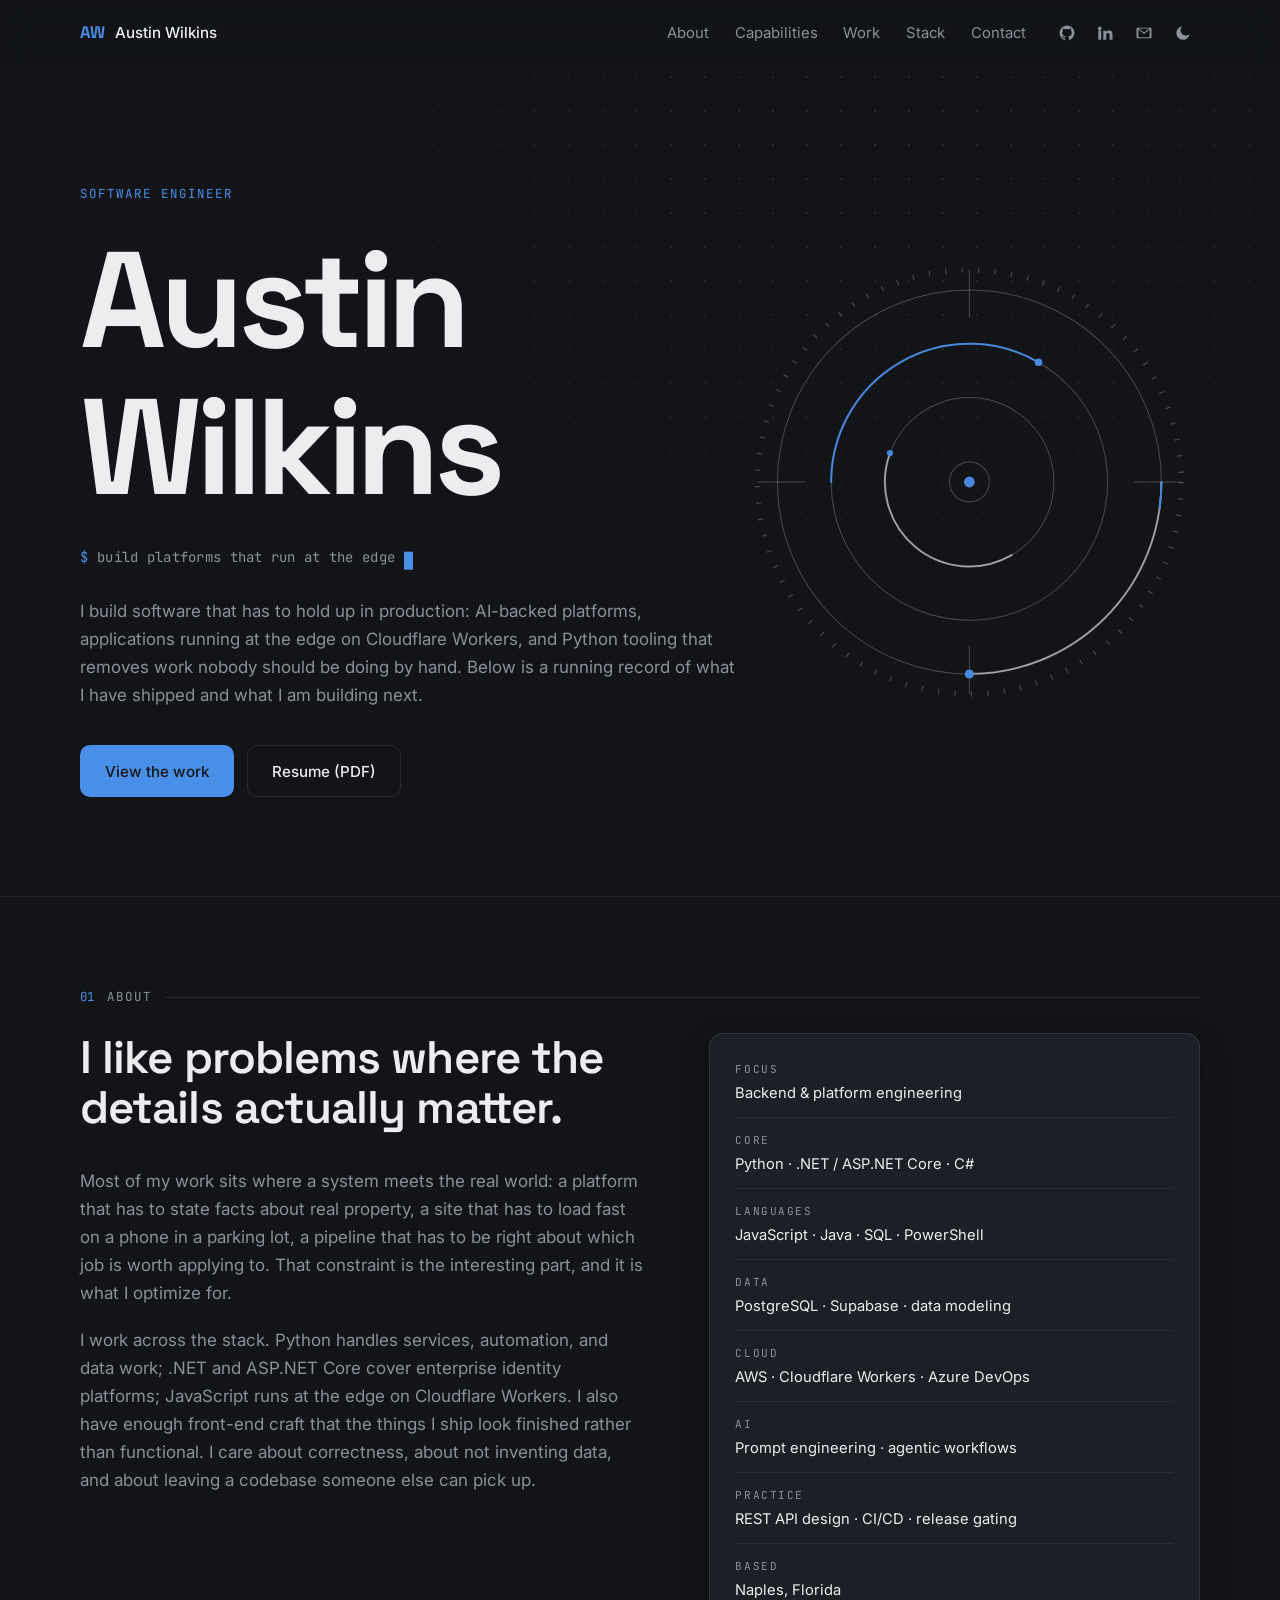
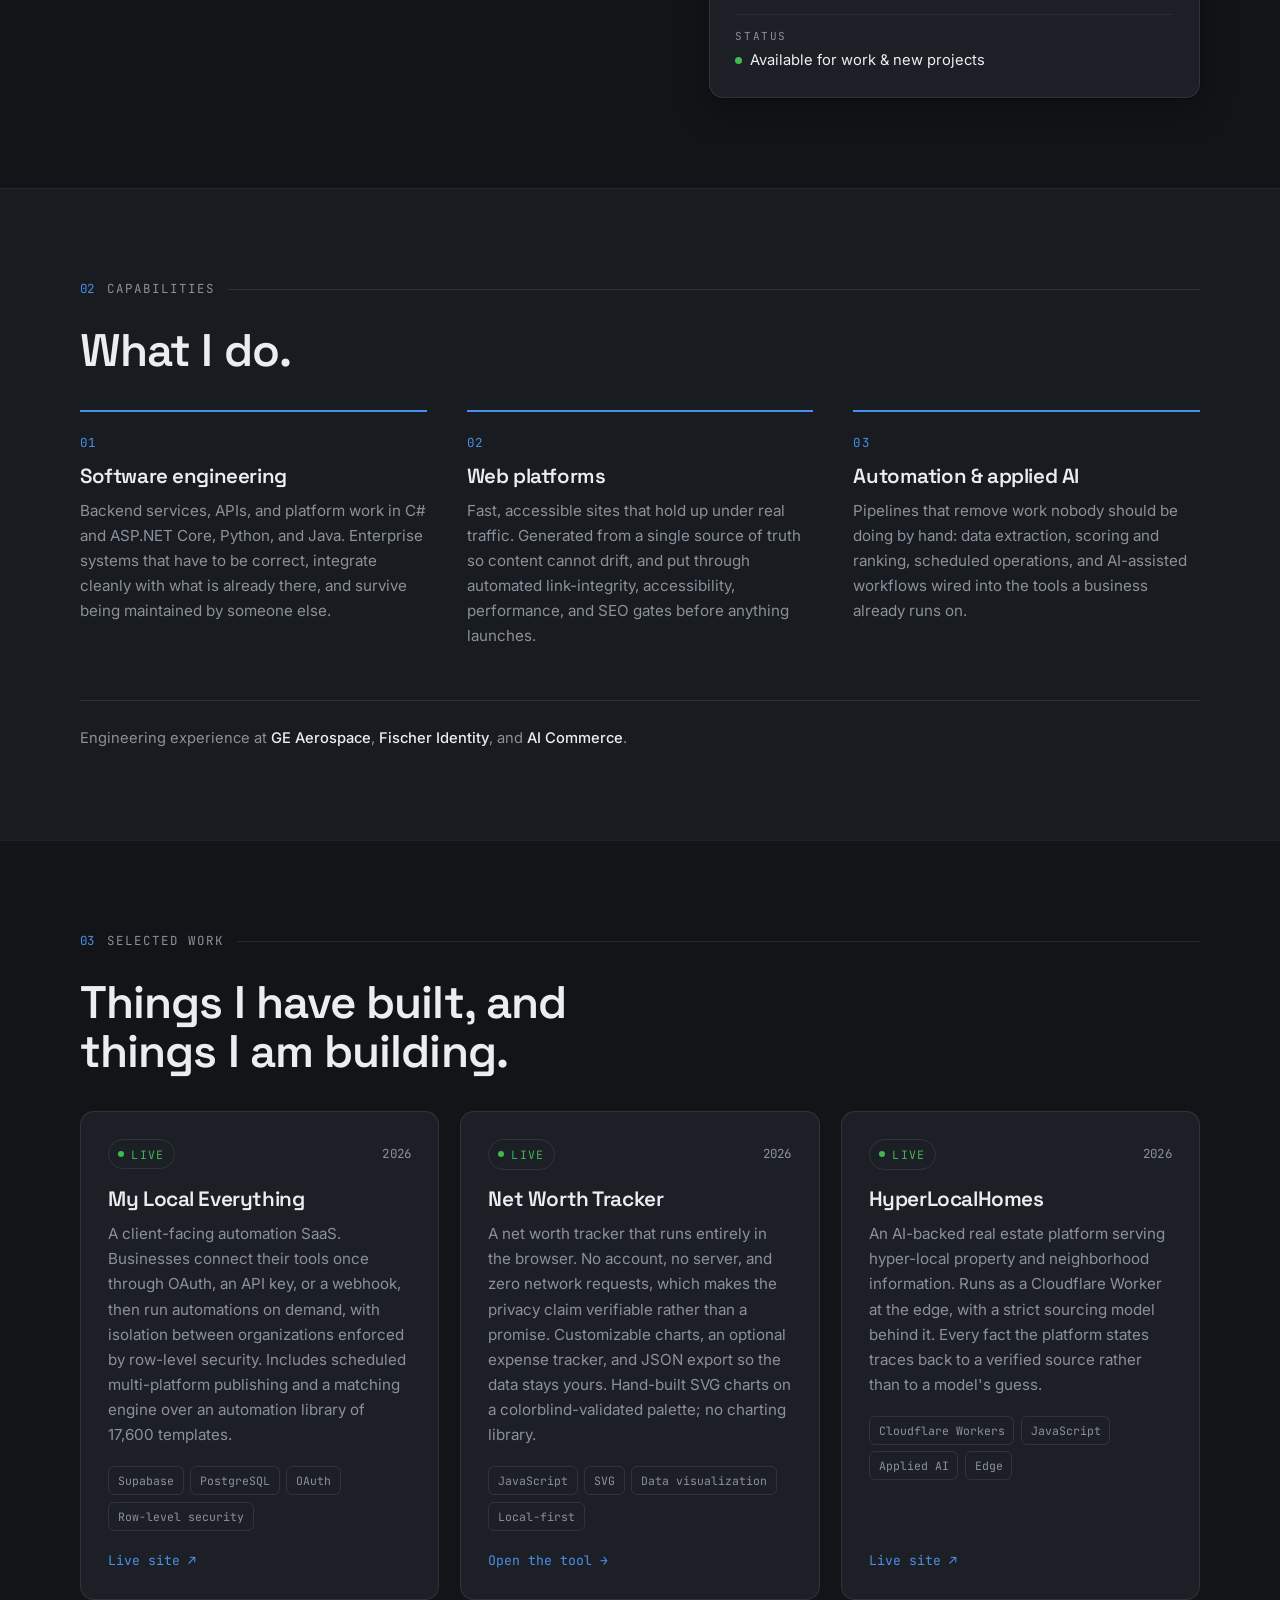
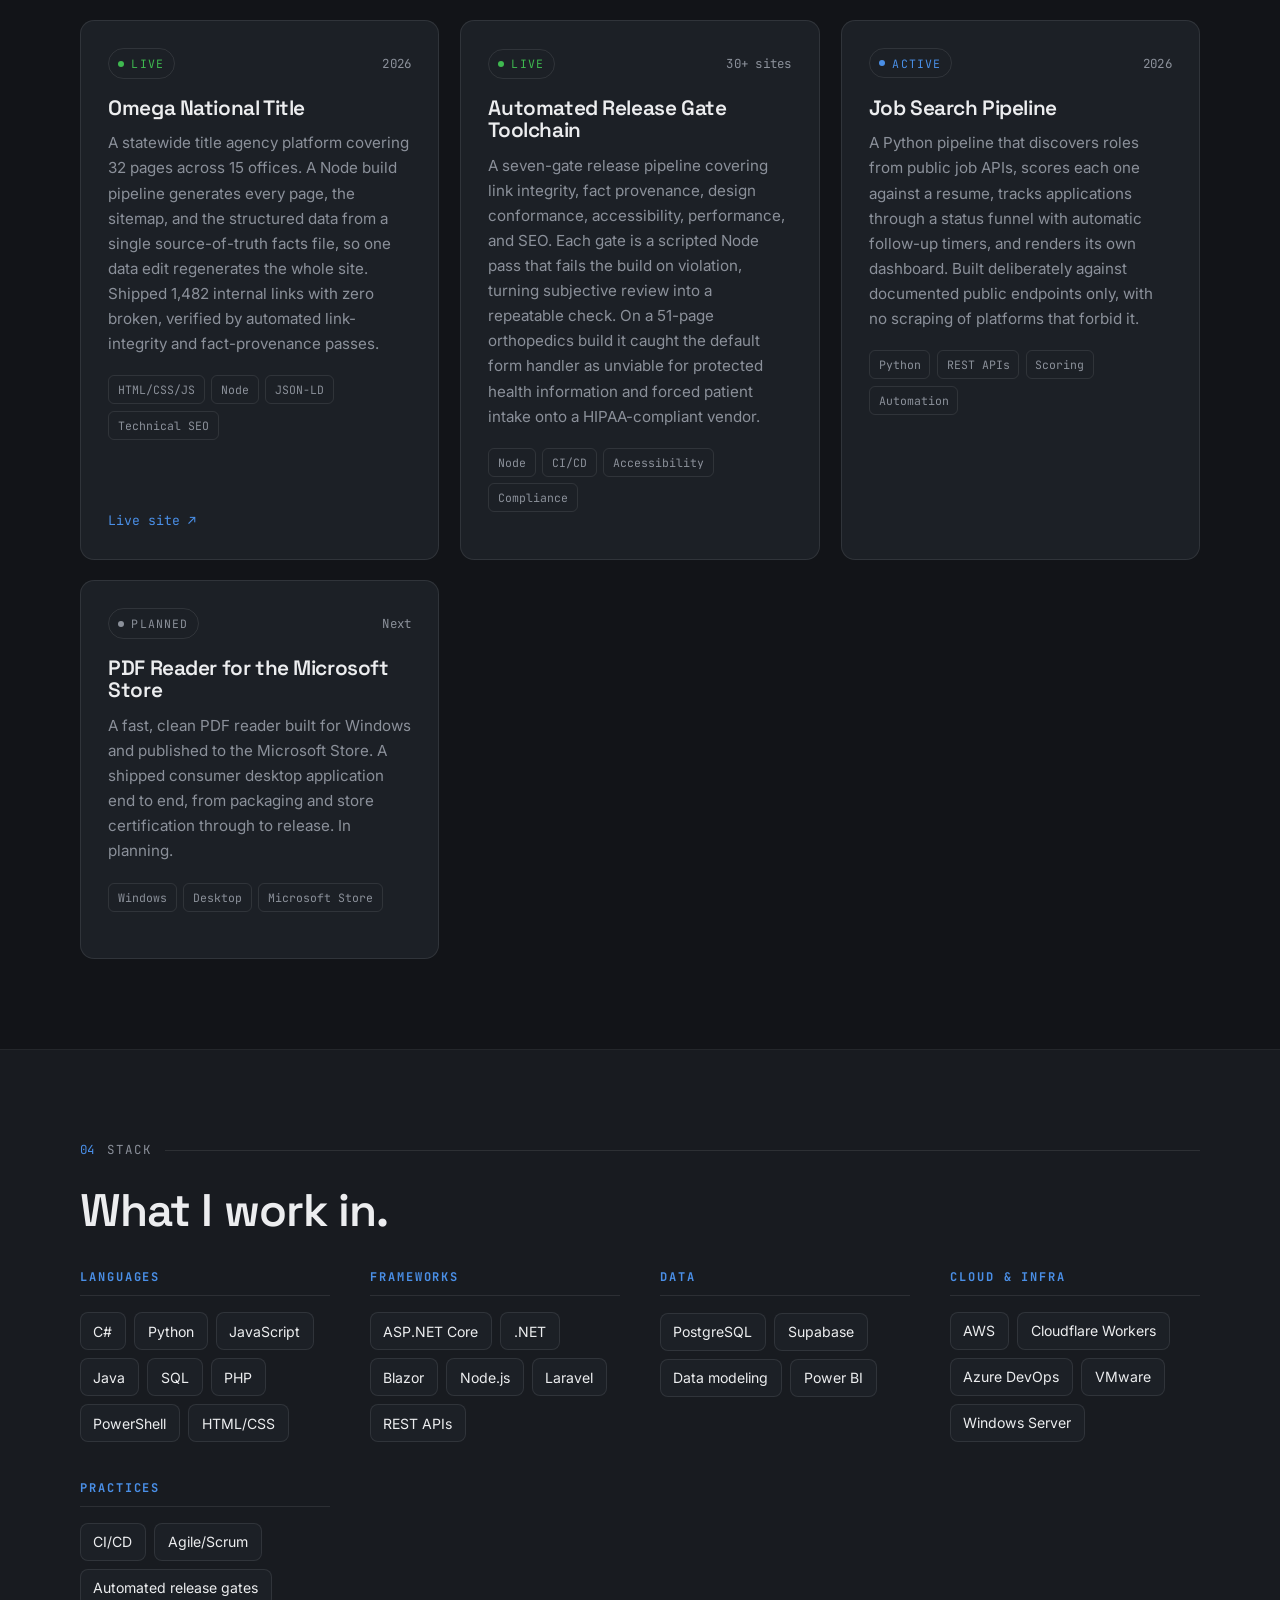
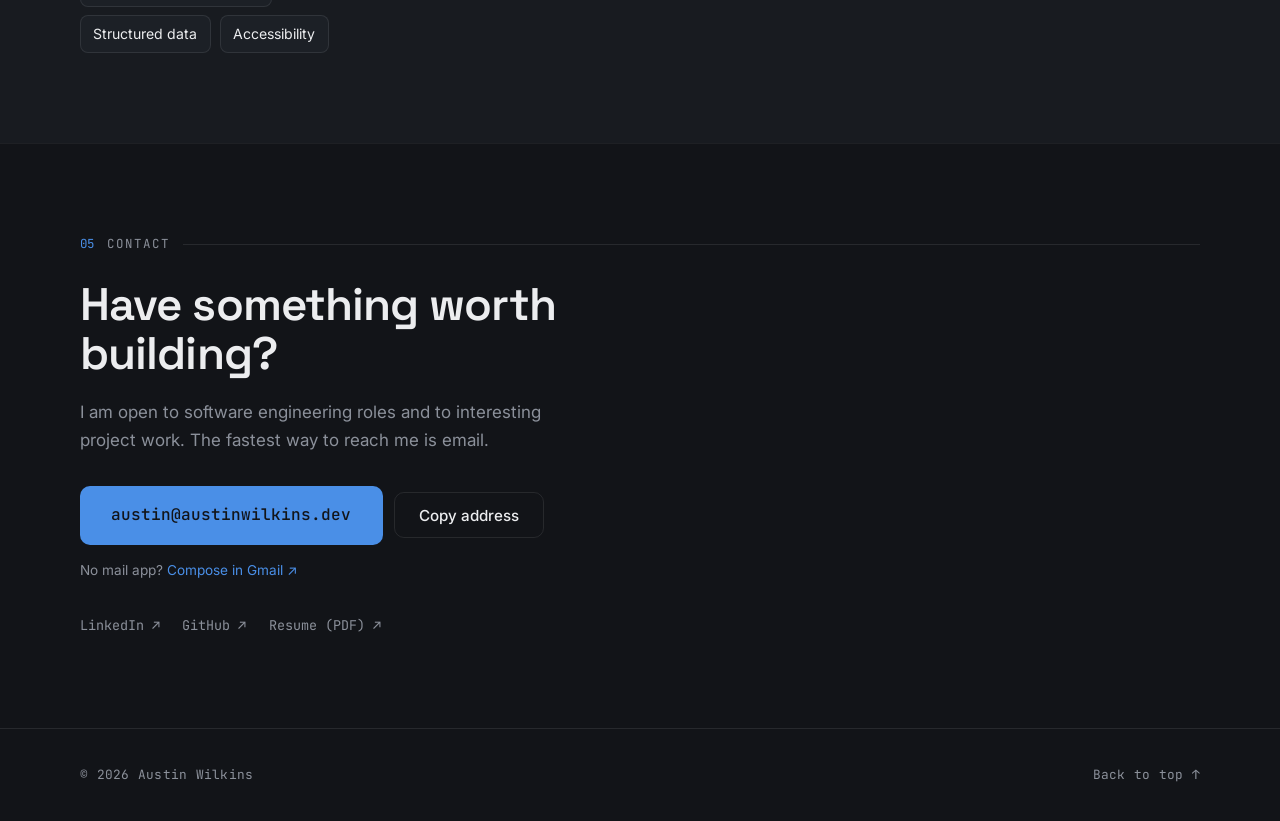
<file: index.html>
<!doctype html>
<html lang="en" data-theme="dark">
<head>
<meta charset="utf-8">
<meta name="viewport" content="width=device-width, initial-scale=1">

<title>Austin Wilkins | Software Engineer</title>
<meta name="description" content="Austin Wilkins is a software engineer building AI-backed platforms, edge applications on Cloudflare Workers, and automation tooling in Python. Selected projects and technical background.">
<link rel="canonical" href="https://austinwilkins.dev/">

<meta property="og:type" content="website">
<meta property="og:url" content="https://austinwilkins.dev/">
<meta property="og:title" content="Austin Wilkins | Software Engineer">
<meta property="og:description" content="Software engineer building AI-backed platforms, edge applications, and automation tooling. Selected projects and technical background.">
<meta property="og:image" content="https://austinwilkins.dev/assets/img/og-card.png">
<meta name="twitter:card" content="summary_large_image">
<meta name="twitter:title" content="Austin Wilkins | Software Engineer">
<meta name="twitter:description" content="Software engineer building AI-backed platforms, edge applications, and automation tooling.">
<meta name="twitter:image" content="https://austinwilkins.dev/assets/img/og-card.png">

<link rel="icon" href="/favicon.svg" type="image/svg+xml">
<meta name="theme-color" content="#121418">

<link rel="preconnect" href="https://fonts.googleapis.com">
<link rel="preconnect" href="https://fonts.gstatic.com" crossorigin>
<link href="https://fonts.googleapis.com/css2?family=Space+Grotesk:wght@500;600;700&family=Inter:wght@400;500&family=JetBrains+Mono:wght@400;500&display=swap" rel="stylesheet">

<link rel="stylesheet" href="assets/css/styles.css">

<!-- set the theme before first paint so there is no flash of the wrong one -->
<script>
(function(){var d=document.documentElement;
/* reveals are opt-in: if this script never runs, all content stays visible */
d.classList.add('js');
try{var t=localStorage.getItem('theme');if(t)d.setAttribute('data-theme',t);}catch(e){}})();
</script>

<script type="application/ld+json">
{
  "@context": "https://schema.org",
  "@graph": [
    {
      "@type": "Person",
      "@id": "https://austinwilkins.dev/#austin",
      "name": "Austin Wilkins",
      "url": "https://austinwilkins.dev/",
      "jobTitle": "Software Engineer",
      "email": "mailto:austin@austinwilkins.dev",
      "sameAs": [
        "https://www.linkedin.com/in/austin-r-wilkins/",
        "https://github.com/A-Wilkins"
      ],
      "knowsAbout": [
        "Software Engineering",
        "Python",
        ".NET",
        "ASP.NET Core",
        "C#",
        "Java",
        "JavaScript",
        "Cloudflare Workers",
        "Edge Computing",
        "PostgreSQL",
        "CI/CD",
        "Automation",
        "Applied AI"
      ],
      "alumniOf": {
        "@type": "CollegeOrUniversity",
        "name": "University of Mississippi"
      },
      "worksFor": {
        "@type": "Organization",
        "name": "AI Commerce"
      },
      "address": {
        "@type": "PostalAddress",
        "addressLocality": "Naples",
        "addressRegion": "FL",
        "addressCountry": "US"
      }
    },
    {
      "@type": "WebSite",
      "@id": "https://austinwilkins.dev/#website",
      "url": "https://austinwilkins.dev/",
      "name": "Austin Wilkins",
      "description": "Portfolio and selected projects of Austin Wilkins, software engineer.",
      "publisher": { "@id": "https://austinwilkins.dev/#austin" }
    },
    {
      "@type": "ProfilePage",
      "@id": "https://austinwilkins.dev/#page",
      "url": "https://austinwilkins.dev/",
      "name": "Austin Wilkins | Software Engineer",
      "isPartOf": { "@id": "https://austinwilkins.dev/#website" },
      "about": { "@id": "https://austinwilkins.dev/#austin" }
    }
  ]
}
</script>
</head>

<body>
<a class="skip-link" href="#main">Skip to content</a>

<header class="nav" id="nav">
  <div class="nav__inner wrap">
    <a class="wordmark" href="#top" aria-label="Austin Wilkins, back to top">
      <span class="wordmark__mark">AW</span>
      <span class="wordmark__name">Austin Wilkins</span>
    </a>

    <nav class="nav__links" aria-label="Primary">
      <a href="#about">About</a>
      <a href="#capabilities">Capabilities</a>
      <a href="#work">Work</a>
      <a href="#stack">Stack</a>
      <a href="#contact">Contact</a>
    </nav>

    <div class="nav__actions">
      <a class="iconbtn" href="https://github.com/A-Wilkins" target="_blank" rel="noopener" aria-label="GitHub profile">
        <svg viewBox="0 0 24 24" aria-hidden="true"><path d="M12 2a10 10 0 0 0-3.16 19.49c.5.09.68-.22.68-.48v-1.7c-2.78.6-3.37-1.34-3.37-1.34-.45-1.16-1.1-1.47-1.1-1.47-.91-.62.07-.6.07-.6 1 .07 1.53 1.03 1.53 1.03.9 1.53 2.34 1.09 2.91.83.09-.65.35-1.09.63-1.34-2.22-.25-4.55-1.11-4.55-4.94 0-1.09.39-1.98 1.03-2.68-.1-.25-.45-1.27.1-2.65 0 0 .84-.27 2.75 1.02a9.5 9.5 0 0 1 5 0c1.91-1.29 2.75-1.02 2.75-1.02.55 1.38.2 2.4.1 2.65.64.7 1.03 1.59 1.03 2.68 0 3.84-2.34 4.68-4.57 4.93.36.31.68.92.68 1.85v2.74c0 .27.18.58.69.48A10 10 0 0 0 12 2Z"/></svg>
      </a>
      <a class="iconbtn" href="https://www.linkedin.com/in/austin-r-wilkins/" target="_blank" rel="noopener" aria-label="LinkedIn profile">
        <svg viewBox="0 0 24 24" aria-hidden="true"><path d="M4.98 3.5A2.5 2.5 0 1 0 5 8.5a2.5 2.5 0 0 0-.02-5ZM3 9h4v12H3V9Zm7 0h3.8v1.64h.05A4.17 4.17 0 0 1 17.6 8.7c3.7 0 4.4 2.36 4.4 5.44V21h-4v-5.9c0-1.4-.03-3.22-2-3.22-2 0-2.3 1.53-2.3 3.11V21h-4V9Z"/></svg>
      </a>
      <a class="iconbtn" href="mailto:austin@austinwilkins.dev" aria-label="Email Austin">
        <svg viewBox="0 0 24 24" aria-hidden="true"><path d="M3 5h18a1 1 0 0 1 1 1v12a1 1 0 0 1-1 1H3a1 1 0 0 1-1-1V6a1 1 0 0 1 1-1Zm9 8.2L4.5 7.3v10.2h15V7.3L12 13.2Zm0-1.9 7.2-5.3H4.8L12 11.3Z"/></svg>
      </a>
      <button class="iconbtn iconbtn--toggle" id="theme-toggle" type="button" aria-label="Switch to light theme">
        <svg class="icon-moon" viewBox="0 0 24 24" aria-hidden="true"><path d="M21 13.2A9 9 0 1 1 10.8 3a7 7 0 0 0 10.2 10.2Z"/></svg>
        <svg class="icon-sun" viewBox="0 0 24 24" aria-hidden="true"><path d="M12 17a5 5 0 1 1 0-10 5 5 0 0 1 0 10Zm0-13.5a1 1 0 0 1 1 1V6a1 1 0 1 1-2 0V4.5a1 1 0 0 1 1-1Zm0 15a1 1 0 0 1 1 1V21a1 1 0 1 1-2 0v-1.5a1 1 0 0 1 1-1ZM3.5 12a1 1 0 0 1 1-1H6a1 1 0 1 1 0 2H4.5a1 1 0 0 1-1-1Zm15 0a1 1 0 0 1 1-1H21a1 1 0 1 1 0 2h-1.5a1 1 0 0 1-1-1ZM5.6 5.6a1 1 0 0 1 1.4 0l1.1 1.1a1 1 0 0 1-1.4 1.4L5.6 7a1 1 0 0 1 0-1.4Zm10.3 10.3a1 1 0 0 1 1.4 0l1.1 1.1a1 1 0 0 1-1.4 1.4l-1.1-1.1a1 1 0 0 1 0-1.4Zm2.5-10.3a1 1 0 0 1 0 1.4L17.3 8.1a1 1 0 1 1-1.4-1.4L17 5.6a1 1 0 0 1 1.4 0ZM8.1 15.9a1 1 0 0 1 0 1.4L7 18.4A1 1 0 0 1 5.6 17l1.1-1.1a1 1 0 0 1 1.4 0Z"/></svg>
      </button>
    </div>
  </div>
</header>

<main id="main">

  <!-- ============================= HERO ============================= -->
  <section class="hero" id="top">
    <div class="hero__grid" aria-hidden="true"></div>

    <!-- Signature hero graphic: concentric orbits with a pulse travelling the outer
         ring. Pure SVG + CSS, no library. Decorative only, hidden from assistive tech. -->
    <div class="hero__art" aria-hidden="true">
      <svg viewBox="0 0 600 600" xmlns="http://www.w3.org/2000/svg">
        <circle class="art-ticks" cx="300" cy="300" r="276"/>

        <circle class="art-ring" cx="300" cy="300" r="250"/>
        <circle class="art-ring" cx="300" cy="300" r="180"/>
        <circle class="art-ring" cx="300" cy="300" r="110"/>

        <line class="art-ring" x1="300" y1="24"  x2="300" y2="86"/>
        <line class="art-ring" x1="300" y1="514" x2="300" y2="576"/>
        <line class="art-ring" x1="24"  y1="300" x2="86"  y2="300"/>
        <line class="art-ring" x1="514" y1="300" x2="576" y2="300"/>

        <g class="art-spin art-spin--slow">
          <path class="art-arc art-arc--dim" d="M 550 300 A 250 250 0 0 1 300 550"/>
          <circle class="art-node" cx="300" cy="550" r="6"/>
        </g>

        <g class="art-spin art-spin--rev">
          <path class="art-arc art-arc--accent" d="M 120 300 A 180 180 0 0 1 390 144.12"/>
          <circle class="art-node" cx="390" cy="144.12" r="5"/>
        </g>

        <g class="art-spin art-spin--fast">
          <path class="art-arc art-arc--dim" d="M 355 395.26 A 110 110 0 0 1 196.63 262.38"/>
          <circle class="art-node" cx="196.63" cy="262.38" r="4"/>
        </g>

        <circle class="art-pulse" cx="300" cy="300" r="250"/>

        <circle class="art-core-ring" cx="300" cy="300" r="26"/>
        <circle class="art-core" cx="300" cy="300" r="7"/>
      </svg>
    </div>
    <div class="wrap hero__inner">
      <p class="eyebrow reveal">Software Engineer</p>

      <h1 class="hero__title reveal">
        Austin<br>Wilkins
      </h1>

      <p class="hero__line reveal">
        <span class="mono hero__prompt">$</span>
        <span class="mono" id="typewriter" aria-live="polite"></span><span class="caret" aria-hidden="true"></span>
      </p>

      <p class="hero__blurb reveal">
        I build software that has to hold up in production: AI-backed platforms, applications
        running at the edge on Cloudflare Workers, and Python tooling that removes work nobody
        should be doing by hand. Below is a running record of what I have shipped and what I am
        building next.
      </p>

      <div class="hero__cta reveal">
        <a class="btn btn--primary" href="#work">View the work</a>
        <!-- TODO: drop your resume PDF at resume/austin-wilkins-resume.pdf -->
        <a class="btn btn--ghost" href="resume/austin-wilkins-resume.pdf">Resume (PDF)</a>
      </div>
    </div>
  </section>

  <!-- ============================= ABOUT ============================= -->
  <section class="section" id="about">
    <div class="wrap">
      <p class="section__label"><span class="mono">01</span> About</p>

      <div class="about">
        <div class="about__body reveal">
          <h2 class="section__title">I like problems where the details actually matter.</h2>
          <p>
            Most of my work sits where a system meets the real world: a platform that has to
            state facts about real property, a site that has to load fast on a phone in a parking
            lot, a pipeline that has to be right about which job is worth applying to. That
            constraint is the interesting part, and it is what I optimize for.
          </p>
          <p>
            I work across the stack. Python handles services, automation, and data work;
            .NET and ASP.NET Core cover enterprise identity platforms; JavaScript runs at the
            edge on Cloudflare Workers. I also have enough front-end craft that the things I
            ship look finished rather than functional. I care about correctness, about not inventing data, and about leaving a
            codebase someone else can pick up.
          </p>
        </div>

        <aside class="about__facts reveal">
          <dl>
            <div><dt class="mono">Focus</dt><dd>Backend &amp; platform engineering</dd></div>
            <div><dt class="mono">Core</dt><dd>Python · .NET / ASP.NET Core · C#</dd></div>
            <div><dt class="mono">Languages</dt><dd>JavaScript · Java · SQL · PowerShell</dd></div>
            <div><dt class="mono">Data</dt><dd>PostgreSQL · Supabase · data modeling</dd></div>
            <div><dt class="mono">Cloud</dt><dd>AWS · Cloudflare Workers · Azure DevOps</dd></div>
            <div><dt class="mono">AI</dt><dd>Prompt engineering · agentic workflows</dd></div>
            <div><dt class="mono">Practice</dt><dd>REST API design · CI/CD · release gating</dd></div>
            <div><dt class="mono">Based</dt><dd>Naples, Florida</dd></div>
            <div><dt class="mono">Status</dt><dd><span class="dot"></span>Available for work &amp; new projects</dd></div>
          </dl>
        </aside>
      </div>
    </div>
  </section>

  <!-- ============================= CAPABILITIES ============================= -->
  <section class="section section--alt" id="capabilities">
    <div class="wrap">
      <p class="section__label"><span class="mono">02</span> Capabilities</p>
      <h2 class="section__title reveal">What I do.</h2>

      <div class="caps">
        <article class="cap reveal">
          <p class="mono cap__num">01</p>
          <h3 class="cap__title">Software engineering</h3>
          <p class="cap__desc">
            Backend services, APIs, and platform work in C# and ASP.NET Core, Python, and Java.
            Enterprise systems that have to be correct, integrate cleanly with what is already
            there, and survive being maintained by someone else.
          </p>
        </article>

        <article class="cap reveal">
          <p class="mono cap__num">02</p>
          <h3 class="cap__title">Web platforms</h3>
          <p class="cap__desc">
            Fast, accessible sites that hold up under real traffic. Generated from a single
            source of truth so content cannot drift, and put through automated link-integrity,
            accessibility, performance, and SEO gates before anything launches.
          </p>
        </article>

        <article class="cap reveal">
          <p class="mono cap__num">03</p>
          <h3 class="cap__title">Automation &amp; applied AI</h3>
          <p class="cap__desc">
            Pipelines that remove work nobody should be doing by hand: data extraction, scoring
            and ranking, scheduled operations, and AI-assisted workflows wired into the tools a
            business already runs on.
          </p>
        </article>
      </div>

      <p class="cred reveal">
        Engineering experience at
        <strong>GE Aerospace</strong>, <strong>Fischer Identity</strong>, and
        <strong>AI Commerce</strong>.
      </p>
    </div>
  </section>

  <!-- ============================= WORK ============================= -->
  <section class="section" id="work">
    <div class="wrap">
      <p class="section__label"><span class="mono">03</span> Selected work</p>
      <h2 class="section__title reveal">Things I have built, and things I am building.</h2>

      <!--
        ADDING A PROJECT
        ----------------
        Copy one <article class="card"> block below and edit it. Nothing else to update.
        status values: is-live | is-progress | is-planned
        Delete the <a class="card__link"> lines for any link you do not have yet.
      -->
      <div class="cards">

        <article class="card reveal">
          <header class="card__head">
            <span class="status is-live"><span class="status__dot"></span>Live</span>
            <span class="mono card__year">2026</span>
          </header>
          <h3 class="card__title">My Local Everything</h3>
          <p class="card__desc">
            A client-facing automation SaaS. Businesses connect their tools once through OAuth,
            an API key, or a webhook, then run automations on demand, with isolation between
            organizations enforced by row-level security. Includes scheduled multi-platform
            publishing and a matching engine over an automation library of 17,600 templates.
          </p>
          <ul class="tags">
            <li>Supabase</li><li>PostgreSQL</li><li>OAuth</li><li>Row-level security</li>
          </ul>
          <div class="card__links">
            <a class="card__link" href="https://mylocaleverything.com" target="_blank" rel="noopener"
               aria-label="My Local Everything, live site (opens in a new tab)">Live site ↗</a>
          </div>
        </article>

        <article class="card reveal">
          <header class="card__head">
            <span class="status is-live"><span class="status__dot"></span>Live</span>
            <span class="mono card__year">2026</span>
          </header>
          <h3 class="card__title">Net Worth Tracker</h3>
          <p class="card__desc">
            A net worth tracker that runs entirely in the browser. No account, no server, and
            zero network requests, which makes the privacy claim verifiable rather than a promise.
            Customizable charts, an optional expense tracker, and JSON export so the data stays
            yours. Hand-built SVG charts on a colorblind-validated palette; no charting library.
          </p>
          <ul class="tags">
            <li>JavaScript</li><li>SVG</li><li>Data visualization</li><li>Local-first</li>
          </ul>
          <div class="card__links">
            <a class="card__link" href="/net-worth/">Open the tool →</a>
          </div>
        </article>

        <article class="card reveal">
          <header class="card__head">
            <span class="status is-live"><span class="status__dot"></span>Live</span>
            <span class="mono card__year">2026</span>
          </header>
          <h3 class="card__title">HyperLocalHomes</h3>
          <p class="card__desc">
            An AI-backed real estate platform serving hyper-local property and neighborhood
            information. Runs as a Cloudflare Worker at the edge, with a strict sourcing model
            behind it. Every fact the platform states traces back to a verified source rather
            than to a model's guess.
          </p>
          <ul class="tags">
            <li>Cloudflare Workers</li><li>JavaScript</li><li>Applied AI</li><li>Edge</li>
          </ul>
          <div class="card__links">
            <a class="card__link" href="https://hyperlocalhomes.com" target="_blank" rel="noopener"
               aria-label="HyperLocalHomes, live site (opens in a new tab)">Live site ↗</a>
          </div>
        </article>

        <article class="card reveal">
          <header class="card__head">
            <span class="status is-live"><span class="status__dot"></span>Live</span>
            <span class="mono card__year">2026</span>
          </header>
          <h3 class="card__title">Omega National Title</h3>
          <p class="card__desc">
            A statewide title agency platform covering 32 pages across 15 offices. A Node build pipeline
            generates every page, the sitemap, and the structured data from a single
            source-of-truth facts file, so one data edit regenerates the whole site. Shipped
            1,482 internal links with zero broken, verified by automated link-integrity and
            fact-provenance passes.
          </p>
          <ul class="tags">
            <li>HTML/CSS/JS</li><li>Node</li><li>JSON-LD</li><li>Technical SEO</li>
          </ul>
          <div class="card__links">
            <a class="card__link" href="https://omeganationaltitle.com" target="_blank" rel="noopener"
               aria-label="Omega National Title, live site (opens in a new tab)">Live site ↗</a>
          </div>
        </article>


        <article class="card reveal">
          <header class="card__head">
            <span class="status is-live"><span class="status__dot"></span>Live</span>
            <span class="mono card__year">30+ sites</span>
          </header>
          <h3 class="card__title">Automated Release Gate Toolchain</h3>
          <p class="card__desc">
            A seven-gate release pipeline covering link integrity, fact provenance, design
            conformance, accessibility, performance, and SEO. Each gate is a scripted Node pass
            that fails the build on violation, turning subjective review into a repeatable check.
            On a 51-page orthopedics build it caught the default form handler as unviable for
            protected health information and forced patient intake onto a HIPAA-compliant vendor.
          </p>
          <ul class="tags">
            <li>Node</li><li>CI/CD</li><li>Accessibility</li><li>Compliance</li>
          </ul>
          <div class="card__links"></div>
        </article>

        <article class="card reveal">
          <header class="card__head">
            <span class="status is-progress"><span class="status__dot"></span>Active</span>
            <span class="mono card__year">2026</span>
          </header>
          <h3 class="card__title">Job Search Pipeline</h3>
          <p class="card__desc">
            A Python pipeline that discovers roles from public job APIs, scores each one against
            a resume, tracks applications through a status funnel with automatic follow-up
            timers, and renders its own dashboard. Built deliberately against documented public
            endpoints only, with no scraping of platforms that forbid it.
          </p>
          <ul class="tags">
            <li>Python</li><li>REST APIs</li><li>Scoring</li><li>Automation</li>
          </ul>
          <div class="card__links">
            <!-- TODO: add repo link if you make it public -->
          </div>
        </article>

        <article class="card reveal">
          <header class="card__head">
            <span class="status is-planned"><span class="status__dot"></span>Planned</span>
            <span class="mono card__year">Next</span>
          </header>
          <h3 class="card__title">PDF Reader for the Microsoft Store</h3>
          <p class="card__desc">
            A fast, clean PDF reader built for Windows and published to the Microsoft Store.
            A shipped consumer desktop application end to end, from packaging and store
            certification through to release. In planning.
          </p>
          <ul class="tags">
            <li>Windows</li><li>Desktop</li><li>Microsoft Store</li>
          </ul>
          <div class="card__links"></div>
        </article>

      </div>
    </div>
  </section>

  <!-- ============================= STACK ============================= -->
  <section class="section section--alt" id="stack">
    <div class="wrap">
      <p class="section__label"><span class="mono">04</span> Stack</p>
      <h2 class="section__title reveal">What I work in.</h2>

      <div class="stack">
        <div class="stack__group reveal">
          <h3 class="mono stack__head">Languages</h3>
          <ul class="chips"><li>C#</li><li>Python</li><li>JavaScript</li><li>Java</li><li>SQL</li><li>PHP</li><li>PowerShell</li><li>HTML/CSS</li></ul>
        </div>
        <div class="stack__group reveal">
          <h3 class="mono stack__head">Frameworks</h3>
          <ul class="chips"><li>ASP.NET Core</li><li>.NET</li><li>Blazor</li><li>Node.js</li><li>Laravel</li><li>REST APIs</li></ul>
        </div>
        <div class="stack__group reveal">
          <h3 class="mono stack__head">Data</h3>
          <ul class="chips"><li>PostgreSQL</li><li>Supabase</li><li>Data modeling</li><li>Power BI</li></ul>
        </div>
        <div class="stack__group reveal">
          <h3 class="mono stack__head">Cloud &amp; Infra</h3>
          <ul class="chips"><li>AWS</li><li>Cloudflare Workers</li><li>Azure DevOps</li><li>VMware</li><li>Windows Server</li></ul>
        </div>
        <div class="stack__group reveal">
          <h3 class="mono stack__head">Practices</h3>
          <ul class="chips"><li>CI/CD</li><li>Agile/Scrum</li><li>Automated release gates</li><li>Structured data</li><li>Accessibility</li></ul>
        </div>
      </div>
    </div>
  </section>

  <!-- ============================= CONTACT ============================= -->
  <section class="section" id="contact">
    <div class="wrap">
      <p class="section__label"><span class="mono">05</span> Contact</p>
      <div class="contact reveal">
        <h2 class="section__title contact__title">Have something worth building?</h2>
        <p class="contact__blurb">
          I am open to software engineering roles and to interesting project work. The fastest
          way to reach me is email.
        </p>
        <div class="contact__actions">
          <a class="btn btn--primary btn--lg" href="mailto:austin@austinwilkins.dev">austin@austinwilkins.dev</a>
          <button class="btn btn--ghost" type="button" id="copy-email"
                  data-email="austin@austinwilkins.dev">Copy address</button>
        </div>

        <!-- mailto: respects whatever mail client the visitor actually uses, so it
             stays the primary action. This is the escape hatch for the many people
             on Gmail whose browser has no mailto handler registered. -->
        <p class="contact__alt">
          No mail app? <a href="https://mail.google.com/mail/?view=cm&amp;fs=1&amp;to=austin@austinwilkins.dev"
             target="_blank" rel="noopener">Compose in Gmail &#8599;</a>
        </p>

        <!-- repeated here because the header icons are hidden on small screens -->
        <ul class="contact__links">
          <li><a href="https://www.linkedin.com/in/austin-r-wilkins/" target="_blank" rel="noopener">LinkedIn ↗</a></li>
          <li><a href="https://github.com/A-Wilkins" target="_blank" rel="noopener">GitHub ↗</a></li>
          <li><a href="resume/austin-wilkins-resume.pdf">Resume (PDF) ↗</a></li>
        </ul>
      </div>
    </div>
  </section>

</main>

<footer class="footer">
  <div class="wrap footer__inner">
    <p class="mono footer__copy">© <span id="year">2026</span> Austin Wilkins</p>
    <a class="mono footer__top" href="#top">Back to top ↑</a>
  </div>
</footer>

<script src="assets/js/main.js"></script>
</body>
</html>
</file>
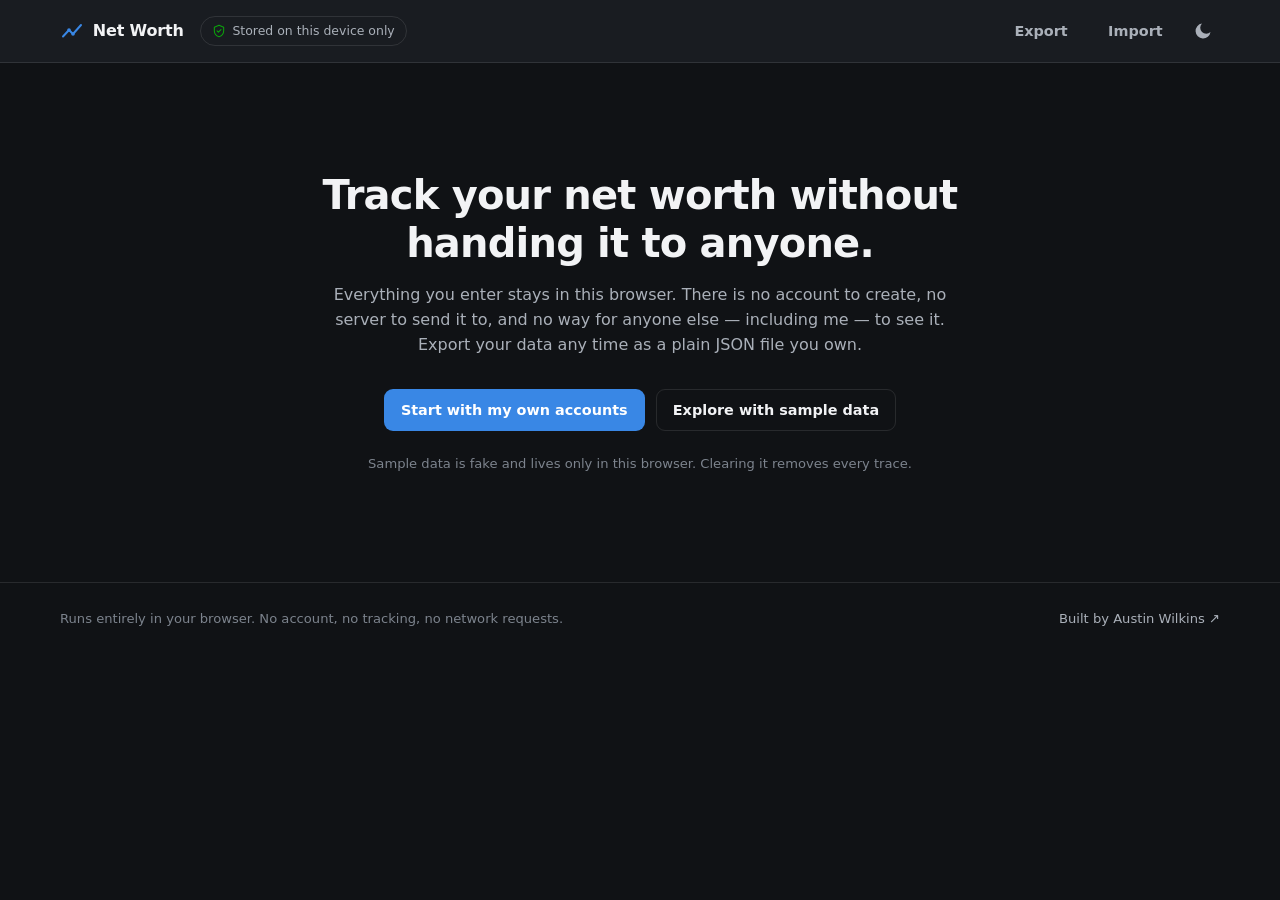
<file: net-worth/index.html>
<!doctype html>
<html lang="en" data-theme="dark">
<head>
<meta charset="utf-8">
<meta name="viewport" content="width=device-width, initial-scale=1">
<title>Net Worth Tracker — private, no account, no cloud</title>
<meta name="description" content="A free net worth tracker that runs entirely in your browser. No signup, no account, no server. Your financial data never leaves your device.">
<meta name="color-scheme" content="dark light">
<meta name="theme-color" content="#101215">
<link rel="icon" href="favicon.svg" type="image/svg+xml">
<link rel="stylesheet" href="assets/css/app.css">
<script>
(function(){var d=document.documentElement;d.classList.add('js');
try{var t=localStorage.getItem('nw.theme');if(t)d.setAttribute('data-theme',t);}catch(e){}})();
</script>
</head>

<body>
<a class="skip-link" href="#main">Skip to content</a>

<header class="topbar">
  <div class="shell topbar__inner">
    <div class="brand">
      <svg class="brand__mark" viewBox="0 0 24 24" aria-hidden="true">
        <path d="M3 17.5 9 11l4 4 8-9" fill="none" stroke="currentColor" stroke-width="2" stroke-linecap="round" stroke-linejoin="round"/>
        <circle cx="9" cy="11" r="1.8" fill="currentColor"/>
        <circle cx="13" cy="15" r="1.8" fill="currentColor"/>
      </svg>
      <span class="brand__name">Net&nbsp;Worth</span>
    </div>

    <p class="privacy-badge" title="This page makes no network requests. Nothing is uploaded.">
      <svg viewBox="0 0 24 24" aria-hidden="true" class="privacy-badge__icon">
        <path d="M12 2 4 5.5v6c0 4.6 3.2 8.8 8 10.5 4.8-1.7 8-5.9 8-10.5v-6L12 2Z" fill="none" stroke="currentColor" stroke-width="1.8" stroke-linejoin="round"/>
        <path d="m8.6 11.8 2.3 2.3 4.5-4.5" fill="none" stroke="currentColor" stroke-width="1.8" stroke-linecap="round" stroke-linejoin="round"/>
      </svg>
      Stored on this device only
    </p>

    <div class="topbar__actions">
      <button class="btn btn--quiet" id="btn-export" type="button">Export</button>
      <button class="btn btn--quiet" id="btn-import" type="button">Import</button>
      <input type="file" id="file-import" accept="application/json" hidden>
      <button class="iconbtn" id="theme-toggle" type="button" aria-label="Switch to light theme">
        <svg class="icon-moon" viewBox="0 0 24 24" aria-hidden="true"><path d="M21 13.2A9 9 0 1 1 10.8 3a7 7 0 0 0 10.2 10.2Z"/></svg>
        <svg class="icon-sun" viewBox="0 0 24 24" aria-hidden="true"><path d="M12 17a5 5 0 1 1 0-10 5 5 0 0 1 0 10Zm0-13.5a1 1 0 0 1 1 1V6a1 1 0 1 1-2 0V4.5a1 1 0 0 1 1-1Zm0 15a1 1 0 0 1 1 1V21a1 1 0 1 1-2 0v-1.5a1 1 0 0 1 1-1ZM3.5 12a1 1 0 0 1 1-1H6a1 1 0 1 1 0 2H4.5a1 1 0 0 1-1-1Zm15 0a1 1 0 0 1 1-1H21a1 1 0 1 1 0 2h-1.5a1 1 0 0 1-1-1ZM5.6 5.6a1 1 0 0 1 1.4 0l1.1 1.1a1 1 0 0 1-1.4 1.4L5.6 7a1 1 0 0 1 0-1.4Zm10.3 10.3a1 1 0 0 1 1.4 0l1.1 1.1a1 1 0 0 1-1.4 1.4l-1.1-1.1a1 1 0 0 1 0-1.4Zm2.5-10.3a1 1 0 0 1 0 1.4L17.3 8.1a1 1 0 1 1-1.4-1.4L17 5.6a1 1 0 0 1 1.4 0ZM8.1 15.9a1 1 0 0 1 0 1.4L7 18.4A1 1 0 0 1 5.6 17l1.1-1.1a1 1 0 0 1 1.4 0Z"/></svg>
      </button>
    </div>
  </div>
</header>

<main id="main" class="shell">

  <!-- ============ FIRST RUN ============ -->
  <section class="empty" id="empty-state" hidden>
    <h1 class="empty__title">Track your net worth without handing it to anyone.</h1>
    <p class="empty__lead">
      Everything you enter stays in this browser. There is no account to create, no
      server to send it to, and no way for anyone else — including me — to see it.
      Export your data any time as a plain JSON file you own.
    </p>
    <div class="empty__actions">
      <button class="btn btn--primary" id="btn-start">Start with my own accounts</button>
      <button class="btn btn--ghost" id="btn-demo">Explore with sample data</button>
    </div>
    <p class="empty__note">Sample data is fake and lives only in this browser. Clearing it removes every trace.</p>
  </section>

  <!-- ============ DASHBOARD ============ -->
  <div id="dashboard" hidden>

    <!-- KPI row -->
    <section class="kpis" aria-label="Summary">
      <div class="kpi kpi--hero">
        <p class="kpi__label">Net worth</p>
        <p class="kpi__value" id="kpi-networth">—</p>
        <p class="kpi__delta" id="kpi-delta"></p>
      </div>
      <div class="kpi">
        <p class="kpi__label">Assets</p>
        <p class="kpi__value kpi__value--sm" id="kpi-assets">—</p>
      </div>
      <div class="kpi">
        <p class="kpi__label">Liabilities</p>
        <p class="kpi__value kpi__value--sm" id="kpi-liabilities">—</p>
      </div>
      <div class="kpi">
        <p class="kpi__label">Snapshots</p>
        <p class="kpi__value kpi__value--sm" id="kpi-count">—</p>
        <p class="kpi__sub" id="kpi-since"></p>
      </div>
    </section>

    <!-- Trend chart -->
    <section class="panel viz-root" aria-labelledby="trend-title">
      <header class="panel__head">
        <div>
          <h2 class="panel__title" id="trend-title">Progress over time</h2>
          <p class="panel__sub" id="trend-sub"></p>
        </div>
        <div class="controls" role="group" aria-label="Chart options">
          <div class="segmented" role="group" aria-label="Time range">
            <button type="button" data-range="6"  class="seg">6M</button>
            <button type="button" data-range="12" class="seg">1Y</button>
            <button type="button" data-range="24" class="seg">2Y</button>
            <button type="button" data-range="0"  class="seg is-on">All</button>
          </div>
          <div class="segmented" role="group" aria-label="Chart type">
            <button type="button" data-shape="area" class="seg is-on">Area</button>
            <button type="button" data-shape="line" class="seg">Line</button>
            <button type="button" data-shape="bar"  class="seg">Bars</button>
          </div>
        </div>
      </header>

      <div class="serieskeys" id="series-toggles" role="group" aria-label="Series shown"></div>

      <figure class="figure">
        <div class="chart" id="chart-trend"></div>
        <figcaption class="figure__cap" id="trend-cap"></figcaption>
      </figure>

      <details class="tableview">
        <summary>View as table</summary>
        <div class="tablewrap" id="table-trend"></div>
      </details>
    </section>

    <!-- Breakdown -->
    <section class="panel viz-root" aria-labelledby="mix-title">
      <header class="panel__head">
        <div>
          <h2 class="panel__title" id="mix-title">Where it sits</h2>
          <p class="panel__sub" id="mix-sub"></p>
        </div>
        <div class="segmented" role="group" aria-label="Breakdown side">
          <button type="button" data-side="asset" class="seg is-on">Assets</button>
          <button type="button" data-side="liability" class="seg">Liabilities</button>
        </div>
      </header>
      <figure class="figure">
        <div class="chart chart--bars" id="chart-mix"></div>
      </figure>
    </section>

    <!-- Accounts -->
    <section class="panel" aria-labelledby="acct-title">
      <header class="panel__head">
        <div>
          <h2 class="panel__title" id="acct-title">Accounts</h2>
          <p class="panel__sub">Update the balances, then save a snapshot to record today.</p>
        </div>
        <button class="btn btn--primary" id="btn-snapshot" type="button">Save snapshot</button>
      </header>

      <div class="accounts" id="accounts-asset"></div>
      <div class="accounts" id="accounts-liability"></div>

      <form class="addrow" id="form-account" autocomplete="off">
        <input class="input" name="name" placeholder="Account name" required maxlength="40">
        <select class="input" name="category" id="sel-category"></select>
        <input class="input input--num" name="value" type="number" step="0.01" placeholder="0.00" required>
        <button class="btn btn--ghost" type="submit">Add account</button>
      </form>
    </section>

    <!-- Expenses (optional) -->
    <section class="panel" id="expenses-panel" aria-labelledby="exp-title">
      <header class="panel__head">
        <div>
          <h2 class="panel__title" id="exp-title">Expenses</h2>
          <p class="panel__sub">Optional. Off by default — turn it on only if you want it.</p>
        </div>
        <label class="switch">
          <input type="checkbox" id="toggle-expenses">
          <span class="switch__track" aria-hidden="true"><span class="switch__thumb"></span></span>
          <span class="switch__label">Enable</span>
        </label>
      </header>

      <div id="expenses-body" hidden>
        <div class="exp-summary">
          <div class="kpi kpi--flat">
            <p class="kpi__label">This month</p>
            <p class="kpi__value kpi__value--sm" id="exp-month">—</p>
          </div>
          <div class="kpi kpi--flat">
            <p class="kpi__label">Monthly average</p>
            <p class="kpi__value kpi__value--sm" id="exp-avg">—</p>
          </div>
        </div>

        <figure class="figure viz-root">
          <div class="chart chart--bars" id="chart-expenses"></div>
        </figure>

        <form class="addrow" id="form-expense" autocomplete="off">
          <input class="input" name="date" type="date" required>
          <select class="input" name="category" id="sel-exp-category"></select>
          <input class="input input--num" name="amount" type="number" step="0.01" placeholder="0.00" required>
          <input class="input" name="note" placeholder="Note (optional)" maxlength="60">
          <button class="btn btn--ghost" type="submit">Add expense</button>
        </form>

        <div class="tablewrap" id="table-expenses"></div>
      </div>
    </section>

    <!-- Data controls -->
    <section class="panel panel--quiet">
      <h2 class="panel__title">Your data</h2>
      <p class="panel__sub">
        Held in this browser's local storage. It is not synced, backed up, or sent anywhere.
        Clearing your browser data deletes it — export first if you want a copy.
      </p>
      <div class="datarow">
        <button class="btn btn--quiet" id="btn-export-2" type="button">Export JSON</button>
        <button class="btn btn--danger" id="btn-wipe" type="button">Delete everything</button>
      </div>
    </section>

  </div>
</main>

<footer class="footer">
  <div class="shell footer__inner">
    <p>Runs entirely in your browser. No account, no tracking, no network requests.</p>
    <p><a href="https://austinwilkins.dev" target="_blank" rel="noopener">Built by Austin Wilkins ↗</a></p>
  </div>
</footer>

<div class="toast" id="toast" role="status" aria-live="polite" hidden></div>

<script src="assets/js/store.js"></script>
<script src="assets/js/charts.js"></script>
<script src="assets/js/app.js"></script>
</body>
</html>
</file>
<file: assets/css/styles.css>
/* =========================================================================
   austinwilkins.dev — design system
   Everything themeable lives in :root. Change a token, the site follows.
   ========================================================================= */

:root {
  /* dark is the default theme */
  --bg:        #121418;
  --bg-alt:    #181b20;
  --surface:   #1c2026;
  --text:      #ecedef;
  --muted:     #8b909a;
  --accent:    #4a8fe7;   /* 5.60:1 on the page, 4.96:1 on cards */
  --accent-dim:#69a5f0;   /* button hover                        */
  --accent-ink:#121418;   /* text ON the accent — near-black beats
                             white here: 5.60:1 vs 3.29:1        */
  --line:      rgba(255,255,255,.09);
  --line-soft: rgba(255,255,255,.05);
  --art-line:  rgba(255,255,255,.24);
  --art-arc:   rgba(255,255,255,.55);
  --shadow:    0 1px 2px rgba(0,0,0,.4), 0 12px 32px rgba(0,0,0,.28);

  --font-display: "Space Grotesk", ui-sans-serif, system-ui, sans-serif;
  --font-body:    "Inter", ui-sans-serif, system-ui, -apple-system, sans-serif;
  --font-mono:    "JetBrains Mono", ui-monospace, "SF Mono", Menlo, monospace;

  --wrap: 1120px;
  --radius: 14px;
  --ease: cubic-bezier(.22,.61,.36,1);
  /* long tail-out curve — the motion decelerates for most of its duration,
     which is what reads as "smooth" rather than "slides then stops" */
  --ease-reveal: cubic-bezier(.16,1,.3,1);
  --dur: .45s;
}

[data-theme="light"] {
  --bg:        #faf9f7;
  --bg-alt:    #f2f0ec;
  --surface:   #ffffff;
  --text:      #14161a;
  --muted:     #5c626c;
  --accent:    #2563eb;   /* 4.91:1 on the page                  */
  --accent-dim:#1d4ed8;   /* button hover, white text 6.70:1     */
  --accent-ink:#ffffff;   /* 5.17:1 on the light accent          */
  --line:      rgba(0,0,0,.11);
  --line-soft: rgba(0,0,0,.06);
  --art-line:  rgba(0,0,0,.24);
  --art-arc:   rgba(0,0,0,.55);
  --shadow:    0 1px 2px rgba(0,0,0,.05), 0 12px 32px rgba(0,0,0,.07);
}

/* ---------- base ---------- */
*, *::before, *::after { box-sizing: border-box; }

html { scroll-behavior: smooth; }
@media (prefers-reduced-motion: reduce) { html { scroll-behavior: auto; } }

body {
  margin: 0;
  background: var(--bg);
  color: var(--text);
  font-family: var(--font-body);
  font-size: 17px;
  line-height: 1.65;
  -webkit-font-smoothing: antialiased;
  transition: background-color .3s var(--ease), color .3s var(--ease);
}

h1, h2, h3 { font-family: var(--font-display); line-height: 1.08; margin: 0; letter-spacing: -.02em; }
p { margin: 0 0 1.1em; }
a { color: inherit; }
svg { width: 100%; height: 100%; fill: currentColor; display: block; }
ul { list-style: none; margin: 0; padding: 0; }

.wrap { width: min(100% - 2.5rem, var(--wrap)); margin-inline: auto; }
.mono { font-family: var(--font-mono); font-size: .82em; letter-spacing: .02em; }

.skip-link {
  position: absolute; left: -9999px; top: 0; z-index: 100;
  background: var(--accent); color: var(--accent-ink); padding: .7rem 1.1rem; border-radius: 0 0 8px 0;
}
.skip-link:focus { left: 0; }

:focus-visible {
  outline: 2px solid var(--accent);
  outline-offset: 3px;
  border-radius: 4px;
}

/* ---------- nav ---------- */
.nav {
  position: sticky; top: 0; z-index: 50;
  background: color-mix(in srgb, var(--bg) 82%, transparent);
  backdrop-filter: saturate(180%) blur(14px);
  border-bottom: 1px solid transparent;
  transition: border-color .3s var(--ease), background-color .3s var(--ease);
}
.nav.is-stuck { border-bottom-color: var(--line); }
.nav__inner { display: flex; align-items: center; gap: 1.5rem; height: 66px; }

.wordmark { display: flex; align-items: baseline; gap: .6rem; text-decoration: none; margin-right: auto; }
.wordmark__mark {
  font-family: var(--font-display); font-weight: 700; font-size: 1.05rem;
  letter-spacing: -.03em; color: var(--accent);
}
.wordmark__name { font-size: .95rem; font-weight: 500; }

.nav__links { display: flex; gap: 1.6rem; }
.nav__links a {
  text-decoration: none; font-size: .93rem; color: var(--muted);
  transition: color .2s var(--ease); position: relative;
}
.nav__links a:hover, .nav__links a.is-active { color: var(--text); }
.nav__links a.is-active::after {
  content: ""; position: absolute; left: 0; right: 0; bottom: -6px;
  height: 1.5px; background: var(--accent);
}

.nav__actions { display: flex; align-items: center; gap: .3rem; }
.iconbtn {
  width: 34px; height: 34px; padding: 8px; border-radius: 8px;
  color: var(--muted); background: none; border: 0; cursor: pointer;
  display: grid; place-items: center;
  transition: color .2s var(--ease), background-color .2s var(--ease);
}
.iconbtn:hover { color: var(--text); background: var(--line-soft); }
.iconbtn--toggle .icon-sun { display: none; }
[data-theme="light"] .iconbtn--toggle .icon-sun { display: block; }
[data-theme="light"] .iconbtn--toggle .icon-moon { display: none; }

/* On small screens keep the section links — navigation matters more than the
   social icons, which repeat in the contact section and the footer anyway. */
@media (max-width: 720px) {
  .wordmark__name { display: none; }
  .nav__inner { gap: .75rem; }
  .nav__links { gap: 1rem; margin-left: auto; }
  .nav__links a { font-size: .85rem; }
  .nav__actions .iconbtn:not(.iconbtn--toggle) { display: none; }
}
@media (max-width: 380px) {
  .nav__links { gap: .8rem; }
  .nav__links a { font-size: .8rem; }
}

/* ---------- hero ---------- */
.hero { position: relative; padding: clamp(4rem, 13vh, 8rem) 0 clamp(4rem, 11vh, 7rem); overflow: hidden; }

/* the one ambient effect: a slow-drifting dot grid, pure CSS */
.hero__grid {
  position: absolute; inset: -50% -10% auto -10%; height: 200%;
  background-image: radial-gradient(circle, var(--line) 1px, transparent 1px);
  background-size: 34px 34px;
  mask-image: radial-gradient(ellipse 70% 55% at 65% 30%, #000 0%, transparent 72%);
  -webkit-mask-image: radial-gradient(ellipse 70% 55% at 65% 30%, #000 0%, transparent 72%);
  animation: drift 34s linear infinite;
  pointer-events: none;
}
@keyframes drift { to { transform: translate3d(34px, 34px, 0); } }
@media (prefers-reduced-motion: reduce) { .hero__grid { animation: none; } }

.hero__inner { position: relative; }

/* ---------- hero signature graphic ---------- */
.hero__art {
  position: absolute; top: 50%;
  /* align the art's right edge to the content column, never off-screen */
  right: max(1.5rem, calc((100vw - var(--wrap)) / 2));
  width: min(36vw, 470px); aspect-ratio: 1;
  translate: 0 -50%;
  pointer-events: none;
  opacity: .95;
}
.hero__art svg { width: 100%; height: 100%; overflow: visible; }

.art-ring, .art-arc, .art-pulse, .art-core-ring {
  fill: none;
  vector-effect: non-scaling-stroke;
}
.art-ring      { stroke: var(--art-line); stroke-width: 1; }
.art-ticks     { fill: none; stroke: var(--art-line); stroke-width: 7; stroke-dasharray: 1.5 20; }
.art-core-ring { stroke: var(--art-line); stroke-width: 1; }

.art-arc { stroke-width: 2; stroke-linecap: round; }
.art-arc--accent { stroke: var(--accent); }
.art-arc--dim    { stroke: var(--art-arc); }

.art-node { fill: var(--accent); }
.art-core { fill: var(--accent); }

/* a short dash that travels around the outer ring — circumference ≈ 1570.8 */
.art-pulse {
  stroke: var(--accent); stroke-width: 2; stroke-linecap: round;
  stroke-dasharray: 26 1544.8;
  animation: art-travel 7s linear infinite;
}
@keyframes art-travel { to { stroke-dashoffset: -1570.8; } }

/* rotating groups — transform-box keeps the origin on the viewBox centre */
.art-spin { transform-origin: 300px 300px; transform-box: view-box; }
.art-spin--slow { animation: art-spin 54s linear infinite; }
.art-spin--rev  { animation: art-spin 38s linear infinite reverse; }
.art-spin--fast { animation: art-spin 24s linear infinite; }
@keyframes art-spin { to { transform: rotate(360deg); } }

/* Motion is decorative: hold the composition still rather than remove it. */
@media (prefers-reduced-motion: reduce) {
  .art-spin, .art-pulse { animation: none; }
}

/* Hide below the width where the art would crowd the headline and blurb.
   Measured: at 1000px the art box overlaps the blurb; at 1100px it clears it. */
@media (max-width: 1100px) {
  .hero__art { display: none; }
}

.eyebrow {
  font-family: var(--font-mono); font-size: .78rem; text-transform: uppercase;
  letter-spacing: .16em; color: var(--accent); margin: 0 0 1.4rem;
}

.hero__title {
  font-size: clamp(3.4rem, 12vw, 8.5rem);
  font-weight: 700; letter-spacing: -.045em; margin-bottom: 1.6rem;
}

.hero__line { display: flex; align-items: center; gap: .55rem; margin-bottom: 1.8rem; color: var(--muted); }
.hero__prompt { color: var(--accent); }
.caret {
  display: inline-block; width: 9px; height: 1.05em; background: var(--accent);
  animation: blink 1.1s steps(2, start) infinite; translate: 0 .16em;
}
@keyframes blink { to { opacity: 0; } }
@media (prefers-reduced-motion: reduce) { .caret { animation: none; } }

.hero__blurb { max-width: 60ch; color: var(--muted); font-size: 1.06rem; }

.hero__cta { display: flex; flex-wrap: wrap; gap: .8rem; margin-top: 2.2rem; }

/* ---------- buttons ---------- */
/* Works on both <a> and <button>. A real <button> arrives with a UA
   background (buttonface) and its own font, neither of which an <a> has,
   so both are reset here rather than per-variant. */
.btn {
  display: inline-flex; align-items: center; justify-content: center;
  padding: .78rem 1.5rem; border-radius: 10px; text-decoration: none;
  font-family: inherit; font-size: .95rem; font-weight: 500;
  border: 1px solid transparent; background: none; color: inherit;
  -webkit-appearance: none; appearance: none; cursor: pointer;
  transition: transform .3s var(--ease), background-color .3s var(--ease),
              border-color .3s var(--ease), color .3s var(--ease);
}
.btn--primary { background: var(--accent); color: var(--accent-ink); }
.btn--primary:hover { background: var(--accent-dim); color: var(--accent-ink); transform: translateY(-2px); }
.btn--ghost { border-color: var(--line); color: var(--text); }
.btn--ghost:hover { border-color: var(--accent); color: var(--accent); transform: translateY(-2px); }
.btn--lg { padding: .95rem 1.9rem; font-size: 1rem; font-family: var(--font-mono); }
@media (prefers-reduced-motion: reduce) { .btn:hover { transform: none; } }

/* ---------- sections ---------- */
.section { padding: clamp(4.5rem, 10vh, 7.5rem) 0; border-top: 1px solid var(--line-soft); }
.section--alt { background: var(--bg-alt); }

.section__label {
  font-family: var(--font-mono); font-size: .78rem; text-transform: uppercase;
  letter-spacing: .16em; color: var(--muted); margin: 0 0 1.6rem;
  display: flex; align-items: center; gap: .8rem;
}
.section__label .mono { color: var(--accent); font-size: 1em; }
.section__label::after { content: ""; flex: 1; height: 1px; background: var(--line); }

.section__title {
  font-size: clamp(1.85rem, 4vw, 2.85rem); font-weight: 600;
  max-width: 20ch; margin-bottom: 2.2rem;
}

/* ---------- about ---------- */
/* Panel carries more rows now, so it gets more of the column. */
.about { display: grid; grid-template-columns: 1.15fr 1fr; gap: clamp(2rem, 5vw, 4rem); align-items: start; }
.about__body p { color: var(--muted); max-width: 62ch; }
.about__body .section__title { max-width: 24ch; }

.about__facts {
  border: 1px solid var(--line); border-radius: var(--radius);
  padding: 1.6rem; background: var(--surface); box-shadow: var(--shadow);
}
.about__facts dl { margin: 0; display: grid; gap: 0; }
.about__facts dl > div { padding: .8rem 0; border-bottom: 1px solid var(--line-soft); }
.about__facts dl > div:first-child { padding-top: 0; }
.about__facts dl > div:last-child { padding-bottom: 0; border-bottom: 0; }
.about__facts dt {
  font-size: .69rem; text-transform: uppercase; letter-spacing: .14em;
  color: var(--muted); margin-bottom: .3rem;
}
.about__facts dd { margin: 0; font-size: .92rem; line-height: 1.45; }
.dot {
  display: inline-block; width: 7px; height: 7px; border-radius: 50%;
  background: #3fb950; margin-right: .5rem; translate: 0 -1px;
}

@media (max-width: 860px) { .about { grid-template-columns: 1fr; } }

/* ---------- capabilities ---------- */
.caps { display: grid; grid-template-columns: repeat(auto-fit, minmax(280px, 1fr)); gap: 2.5rem; }
.cap { border-top: 2px solid var(--accent); padding-top: 1.3rem; }
.cap__num { color: var(--accent); font-size: .78rem; margin: 0 0 .7rem; letter-spacing: .12em; }
.cap__title { font-size: 1.28rem; font-weight: 600; margin-bottom: .7rem; }
.cap__desc { color: var(--muted); font-size: .95rem; margin: 0; }

.cred {
  margin: 3.2rem 0 0; padding-top: 1.6rem; border-top: 1px solid var(--line);
  color: var(--muted); font-size: .92rem;
}
.cred strong { color: var(--text); font-weight: 500; }

/* ---------- project cards ---------- */
.cards { display: grid; grid-template-columns: repeat(auto-fit, minmax(320px, 1fr)); gap: 1.3rem; }

.card {
  position: relative; display: flex; flex-direction: column;
  padding: 1.7rem; border: 1px solid var(--line); border-radius: var(--radius);
  background: var(--surface);
  transition: transform .35s var(--ease), border-color .35s var(--ease), box-shadow .35s var(--ease);
}
.card:hover { transform: translateY(-4px); border-color: color-mix(in srgb, var(--accent) 45%, var(--line)); box-shadow: var(--shadow); }
@media (prefers-reduced-motion: reduce) { .card:hover { transform: none; } }

.card__head { display: flex; align-items: center; justify-content: space-between; margin-bottom: 1.1rem; }
.card__year { color: var(--muted); font-size: .78rem; }

.status {
  display: inline-flex; align-items: center; gap: .45rem;
  font-family: var(--font-mono); font-size: .72rem; text-transform: uppercase;
  letter-spacing: .1em; padding: .3rem .6rem; border-radius: 100px;
  border: 1px solid var(--line);
}
.status__dot { width: 6px; height: 6px; border-radius: 50%; background: currentColor; }
.is-live     { color: #3fb950; }
.is-progress { color: var(--accent); }
.is-planned  { color: var(--muted); }

.card__title { font-size: 1.3rem; font-weight: 600; margin-bottom: .7rem; }
.card__desc { color: var(--muted); font-size: .95rem; margin-bottom: 1.2rem; }

.tags { display: flex; flex-wrap: wrap; gap: .4rem; margin-bottom: 1.2rem; }
.tags li {
  font-family: var(--font-mono); font-size: .72rem; color: var(--muted);
  padding: .25rem .55rem; border: 1px solid var(--line); border-radius: 6px;
}

.card__links { margin-top: auto; display: flex; gap: 1.2rem; }
.card__link {
  font-family: var(--font-mono); font-size: .82rem; color: var(--accent);
  text-decoration: none; transition: opacity .2s var(--ease);
}
.card__link:hover { opacity: .7; text-decoration: underline; text-underline-offset: 3px; }

/* ---------- stack ---------- */
.stack { display: grid; grid-template-columns: repeat(auto-fit, minmax(240px, 1fr)); gap: 2.5rem; }
.stack__head {
  font-size: .75rem; text-transform: uppercase; letter-spacing: .16em;
  color: var(--accent); margin: 0 0 1rem; padding-bottom: .7rem;
  border-bottom: 1px solid var(--line);
}
.chips { display: flex; flex-wrap: wrap; gap: .5rem; }
.chips li {
  font-size: .88rem; padding: .4rem .8rem; border-radius: 8px;
  background: var(--surface); border: 1px solid var(--line);
  transition: border-color .25s var(--ease), color .25s var(--ease);
}
.chips li:hover { border-color: var(--accent); color: var(--accent); }

/* ---------- contact ---------- */
.contact { max-width: 46ch; }
.contact__title { margin-bottom: 1.2rem; }
.contact__blurb { color: var(--muted); margin-bottom: 2rem; }
.contact__actions { display: flex; flex-wrap: wrap; align-items: center; gap: .7rem; }
.contact__alt { margin: .9rem 0 0; font-size: .85rem; color: var(--muted); }
.contact__alt a { color: var(--accent); text-decoration: none; }
.contact__alt a:hover { text-decoration: underline; text-underline-offset: 3px; }
.contact__links { display: flex; flex-wrap: wrap; gap: 1.4rem; margin-top: 1.8rem; }
.contact__links a {
  font-family: var(--font-mono); font-size: .84rem; color: var(--muted);
  text-decoration: none; transition: color .2s var(--ease);
}
.contact__links a:hover { color: var(--accent); }

/* ---------- footer ---------- */
.footer { border-top: 1px solid var(--line); padding: 2.2rem 0; }
.footer__inner { display: flex; align-items: center; justify-content: space-between; gap: 1rem; }
.footer__copy { color: var(--muted); margin: 0; font-size: .8rem; }
.footer__top { color: var(--muted); text-decoration: none; font-size: .8rem; transition: color .2s var(--ease); }
.footer__top:hover { color: var(--accent); }

/* ---------- scroll reveal ----------
   Opt-in by design: the hidden state only applies once JS has added .js to <html>.
   If the script fails, is blocked, or never runs, every section renders normally.  */
.js .reveal {
  opacity: 0;
  /* translate3d, not translateY: promotes to its own compositor layer so the
     transition runs on the GPU and never repaints the section behind it */
  transform: translate3d(0, 20px, 0);
  transition: opacity .8s var(--ease-reveal), transform .8s var(--ease-reveal);
}
.js .reveal.is-visible { opacity: 1; transform: translate3d(0, 0, 0); }

/* Once an element has finished revealing, main.js strips these classes and the
   inline stagger delay. That matters: while .reveal is present it out-specifies
   component hover rules like .card:hover, and a leftover transition-delay would
   make every later hover feel laggy. */

@media (prefers-reduced-motion: reduce) {
  .js .reveal { opacity: 1; transform: none; transition: none; }
}
</file>
<file: net-worth/assets/css/app.css>
/* =========================================================================
   Net Worth Tracker
   Chart colours are the validated categorical slots 1–3 (blue, orange, aqua),
   stepped per mode and checked against these exact surfaces.
   System font stack on purpose: no webfont means no third-party request.
   ========================================================================= */

:root {
  color-scheme: dark;

  --page:        #101215;
  --surface-1:   #191c21;   /* chart + card surface — validator surface */
  --surface-2:   #1f232a;
  --ink:         #f2f3f5;
  --ink-2:       #aab0b9;
  --muted:       #7c838d;
  --line:        rgba(255,255,255,.10);
  --line-2:      rgba(255,255,255,.06);

  --accent:      #3987e5;
  --accent-ink:  #ffffff;

  --series-1:    #3987e5;   /* net worth  */
  --series-2:    #d95926;   /* assets     */
  --series-3:    #199e70;   /* liabilities*/

  --good:        #0ca30c;
  --bad:         #e66767;

  --grid:        rgba(255,255,255,.07);
  --axis:        #898781;

  --radius: 12px;
  --shadow: 0 1px 2px rgba(0,0,0,.35), 0 10px 28px rgba(0,0,0,.22);
  --font: system-ui, -apple-system, "Segoe UI", Roboto, sans-serif;
  --ease: cubic-bezier(.22,.61,.36,1);
}

:root[data-theme="light"] {
  color-scheme: light;

  --page:        #f7f7f5;
  --surface-1:   #ffffff;
  --surface-2:   #f2f2ef;
  --ink:         #14161a;
  --ink-2:       #52514e;
  --muted:       #6b7079;
  --line:        rgba(0,0,0,.12);
  --line-2:      rgba(0,0,0,.06);

  --accent:      #2a78d6;

  --series-1:    #2a78d6;
  --series-2:    #eb6834;
  --series-3:    #1baf7a;

  --good:        #006300;
  --bad:         #d03b3b;

  --grid:        rgba(0,0,0,.07);
  --axis:        #898781;
  --shadow: 0 1px 2px rgba(0,0,0,.05), 0 10px 28px rgba(0,0,0,.06);
}

*, *::before, *::after { box-sizing: border-box; }

body {
  margin: 0; background: var(--page); color: var(--ink);
  font-family: var(--font); font-size: 16px; line-height: 1.55;
  -webkit-font-smoothing: antialiased;
}
h1, h2, h3 { margin: 0; line-height: 1.2; }
p { margin: 0; }
button, input, select { font: inherit; color: inherit; }
svg { display: block; }

.shell { width: min(100% - 2rem, 1160px); margin-inline: auto; }

.skip-link { position: absolute; left: -9999px; }
.skip-link:focus { left: .5rem; top: .5rem; z-index: 99; background: var(--accent); color: #fff; padding: .6rem 1rem; border-radius: 8px; }
:focus-visible { outline: 2px solid var(--accent); outline-offset: 2px; border-radius: 6px; }

/* ---------- top bar ---------- */
.topbar { border-bottom: 1px solid var(--line); background: var(--surface-1); position: sticky; top: 0; z-index: 20; }
.topbar__inner { display: flex; align-items: center; gap: 1rem; height: 62px; }
.brand { display: flex; align-items: center; gap: .55rem; font-weight: 650; letter-spacing: -.01em; }
.brand__mark { width: 24px; height: 24px; color: var(--accent); }
.topbar__actions { display: flex; align-items: center; gap: .4rem; margin-left: auto; }

.privacy-badge {
  display: inline-flex; align-items: center; gap: .4rem;
  font-size: .78rem; color: var(--ink-2);
  border: 1px solid var(--line); border-radius: 100px; padding: .28rem .7rem;
}
.privacy-badge__icon { width: 14px; height: 14px; color: var(--good); }

/* ---------- buttons ---------- */
.btn {
  border: 1px solid transparent; border-radius: 9px; padding: .55rem 1rem;
  font-size: .9rem; font-weight: 550; cursor: pointer; background: none;
  transition: background-color .2s var(--ease), border-color .2s var(--ease), color .2s var(--ease);
}
.btn--primary { background: var(--accent); color: var(--accent-ink); }
.btn--primary:hover { filter: brightness(1.08); }
.btn--ghost { border-color: var(--line); }
.btn--ghost:hover { border-color: var(--accent); color: var(--accent); }
.btn--quiet { color: var(--ink-2); }
.btn--quiet:hover { background: var(--line-2); color: var(--ink); }
.btn--danger { border-color: var(--line); color: var(--bad); }
.btn--danger:hover { background: color-mix(in srgb, var(--bad) 12%, transparent); }

.iconbtn {
  width: 34px; height: 34px; padding: 7px; border: 0; border-radius: 8px;
  background: none; color: var(--ink-2); cursor: pointer;
}
.iconbtn:hover { background: var(--line-2); color: var(--ink); }
.iconbtn svg { width: 100%; height: 100%; fill: currentColor; }
.icon-sun { display: none; }
:root[data-theme="light"] .icon-sun { display: block; }
:root[data-theme="light"] .icon-moon { display: none; }

.linkbtn { background: none; border: 0; color: var(--muted); font-size: .8rem; cursor: pointer; padding: .2rem .3rem; }
.linkbtn:hover { color: var(--bad); text-decoration: underline; }

/* ---------- first run ---------- */
.empty { max-width: 640px; margin: clamp(3rem, 12vh, 7rem) auto; text-align: center; }
.empty__title { font-size: clamp(1.7rem, 4vw, 2.5rem); letter-spacing: -.02em; margin-bottom: 1rem; }
.empty__lead { color: var(--ink-2); margin-bottom: 2rem; }
.empty__actions { display: flex; gap: .7rem; justify-content: center; flex-wrap: wrap; }
.empty__note { color: var(--muted); font-size: .82rem; margin-top: 1.4rem; }

/* ---------- kpis ---------- */
.kpis { display: grid; grid-template-columns: 1.6fr 1fr 1fr 1fr; gap: 1rem; margin: 1.6rem 0; }
.kpi { background: var(--surface-1); border: 1px solid var(--line); border-radius: var(--radius); padding: 1.1rem 1.2rem; }
.kpi--flat { background: none; border: 0; padding: 0; }
.kpi__label { font-size: .74rem; text-transform: uppercase; letter-spacing: .1em; color: var(--muted); margin-bottom: .35rem; }
.kpi__value { font-size: clamp(1.8rem, 4vw, 2.6rem); font-weight: 600; letter-spacing: -.02em; }
.kpi__value--sm { font-size: 1.45rem; }
.kpi__sub, .kpi__since { color: var(--muted); font-size: .78rem; font-weight: 400; }
.kpi__delta { font-size: .85rem; color: var(--muted); margin-top: .3rem; }
.kpi__delta.is-up { color: var(--good); }
.kpi__delta.is-down { color: var(--bad); }
@media (max-width: 860px) { .kpis { grid-template-columns: 1fr 1fr; } }
@media (max-width: 520px) { .kpis { grid-template-columns: 1fr; } }

/* ---------- panels ---------- */
.panel {
  background: var(--surface-1); border: 1px solid var(--line);
  border-radius: var(--radius); padding: 1.3rem; margin-bottom: 1.2rem;
}
.panel--quiet { background: none; }
.panel__head { display: flex; align-items: flex-start; justify-content: space-between; gap: 1rem; flex-wrap: wrap; margin-bottom: 1rem; }
.panel__title { font-size: 1.12rem; font-weight: 600; }
.panel__sub { color: var(--muted); font-size: .85rem; margin-top: .2rem; }
.controls { display: flex; gap: .5rem; flex-wrap: wrap; }

.segmented { display: inline-flex; border: 1px solid var(--line); border-radius: 9px; overflow: hidden; }
.seg {
  border: 0; background: none; color: var(--ink-2);
  padding: .4rem .75rem; font-size: .82rem; cursor: pointer;
  border-right: 1px solid var(--line);
}
.seg:last-child { border-right: 0; }
.seg:hover { background: var(--line-2); color: var(--ink); }
.seg.is-on { background: var(--accent); color: var(--accent-ink); }

/* series legend — always present for >= 2 series, doubles as the toggle */
.serieskeys { display: flex; gap: .5rem; flex-wrap: wrap; margin-bottom: .6rem; }
.skey {
  display: inline-flex; align-items: center; gap: .45rem;
  border: 1px solid var(--line); background: none; color: var(--muted);
  border-radius: 100px; padding: .3rem .75rem; font-size: .82rem; cursor: pointer;
}
.skey.is-on { color: var(--ink); border-color: var(--line); background: var(--surface-2); }
.skey__swatch { width: 10px; height: 10px; border-radius: 3px; opacity: .35; }
.skey.is-on .skey__swatch { opacity: 1; }

/* ---------- chart chrome ---------- */
.figure { margin: 0; position: relative; }
.figure__cap { color: var(--muted); font-size: .78rem; margin-top: .5rem; }
.chart { position: relative; width: 100%; min-height: 60px; }
.chart__empty { color: var(--muted); font-size: .88rem; padding: 2.5rem 0; text-align: center; }

.c-grid { stroke: var(--grid); stroke-width: 1; }
.c-zero { stroke: var(--axis); stroke-width: 1; }
.c-axis { fill: var(--axis); font-size: 11px; font-family: var(--font); font-variant-numeric: tabular-nums; }
.c-cross { stroke: var(--axis); stroke-width: 1; stroke-dasharray: 3 3; }

.tip {
  position: absolute; pointer-events: none; z-index: 5;
  background: var(--surface-2); border: 1px solid var(--line);
  border-radius: 9px; padding: .55rem .7rem; box-shadow: var(--shadow);
  font-size: .8rem; white-space: nowrap;
}
.tip__date { color: var(--muted); font-size: .72rem; margin-bottom: .3rem; }
.tip__row { display: flex; align-items: center; gap: .45rem; }
.tip__key { width: 8px; height: 8px; border-radius: 2px; flex: none; }
.tip__label { color: var(--ink-2); }
.tip__val { margin-left: auto; padding-left: 1rem; font-variant-numeric: tabular-nums; }

/* ---------- horizontal bars ---------- */
.bars { display: grid; gap: .5rem; }
.bars__row {
  display: grid; grid-template-columns: minmax(90px, 150px) 1fr auto 40px;
  align-items: center; gap: .75rem;
}
.bars__label { font-size: .87rem; color: var(--ink-2); overflow: hidden; text-overflow: ellipsis; white-space: nowrap; }
.bars__track { height: 22px; background: var(--line-2); border-radius: 5px; overflow: hidden; }
.bars__fill { display: block; height: 100%; border-radius: 5px; transition: width .4s var(--ease); }
.bars__value { font-size: .87rem; font-variant-numeric: tabular-nums; }
.bars__share { font-size: .78rem; color: var(--muted); text-align: right; font-variant-numeric: tabular-nums; }
@media (max-width: 560px) {
  .bars__row { grid-template-columns: 1fr auto; grid-template-areas: "label value" "track track"; }
  .bars__label { grid-area: label; } .bars__value { grid-area: value; }
  .bars__track { grid-area: track; } .bars__share { display: none; }
}

/* ---------- accounts ---------- */
.accounts { margin-bottom: 1rem; }
.accounts__head { font-size: .74rem; text-transform: uppercase; letter-spacing: .1em; color: var(--muted); margin-bottom: .5rem; }
.acct {
  display: grid; grid-template-columns: 1fr 140px auto; gap: .7rem; align-items: center;
  padding: .5rem 0; border-bottom: 1px solid var(--line-2);
}
.acct__name { font-size: .93rem; display: flex; flex-direction: column; }
.acct__cat { font-size: .74rem; color: var(--muted); }

.input {
  background: var(--page); border: 1px solid var(--line); border-radius: 8px;
  padding: .5rem .65rem; font-size: .9rem; width: 100%;
}
.input--num { text-align: right; font-variant-numeric: tabular-nums; }
.input:focus { border-color: var(--accent); outline: none; }

.addrow { display: flex; gap: .6rem; flex-wrap: wrap; margin-top: 1rem; }
.addrow .input { width: auto; flex: 1 1 130px; }
.addrow .input--num { flex: 0 1 120px; }
@media (max-width: 560px) { .acct { grid-template-columns: 1fr auto; } .acct__input { grid-column: 1 / -1; } }

/* ---------- switch ---------- */
.switch { display: inline-flex; align-items: center; gap: .55rem; cursor: pointer; font-size: .85rem; color: var(--ink-2); }
.switch input { position: absolute; opacity: 0; width: 0; height: 0; }
.switch__track { width: 38px; height: 22px; border-radius: 100px; background: var(--surface-2); border: 1px solid var(--line); position: relative; transition: background-color .2s var(--ease); }
.switch__thumb { position: absolute; top: 2px; left: 2px; width: 16px; height: 16px; border-radius: 50%; background: var(--muted); transition: transform .2s var(--ease), background-color .2s var(--ease); }
.switch input:checked + .switch__track { background: var(--accent); border-color: var(--accent); }
.switch input:checked + .switch__track .switch__thumb { transform: translateX(16px); background: #fff; }
.switch input:focus-visible + .switch__track { outline: 2px solid var(--accent); outline-offset: 2px; }

/* ---------- tables ---------- */
.tableview { margin-top: .9rem; }
.tableview summary { cursor: pointer; color: var(--muted); font-size: .82rem; }
.tableview summary:hover { color: var(--ink); }
.tablewrap { overflow-x: auto; margin-top: .7rem; }
.dt { width: 100%; border-collapse: collapse; font-size: .85rem; }
.dt th, .dt td { text-align: left; padding: .45rem .6rem; border-bottom: 1px solid var(--line-2); white-space: nowrap; }
.dt th { color: var(--muted); font-weight: 550; font-size: .76rem; text-transform: uppercase; letter-spacing: .06em; }
.dt td { font-variant-numeric: tabular-nums; }

.exp-summary { display: flex; gap: 2.5rem; margin-bottom: 1.2rem; }
.datarow { display: flex; gap: .6rem; margin-top: 1rem; flex-wrap: wrap; }

/* ---------- footer / toast ---------- */
.footer { border-top: 1px solid var(--line); margin-top: 2rem; padding: 1.6rem 0; }
.footer__inner { display: flex; justify-content: space-between; gap: 1rem; flex-wrap: wrap; color: var(--muted); font-size: .82rem; }
.footer a { color: var(--ink-2); text-decoration: none; }
.footer a:hover { color: var(--accent); }

.toast {
  position: fixed; left: 50%; bottom: 1.5rem; transform: translateX(-50%);
  background: var(--surface-2); color: var(--ink); border: 1px solid var(--line);
  border-radius: 10px; padding: .7rem 1.1rem; box-shadow: var(--shadow);
  font-size: .87rem; z-index: 60; max-width: calc(100% - 2rem);
}

@media (prefers-reduced-motion: reduce) {
  * { transition: none !important; }
}
</file>
